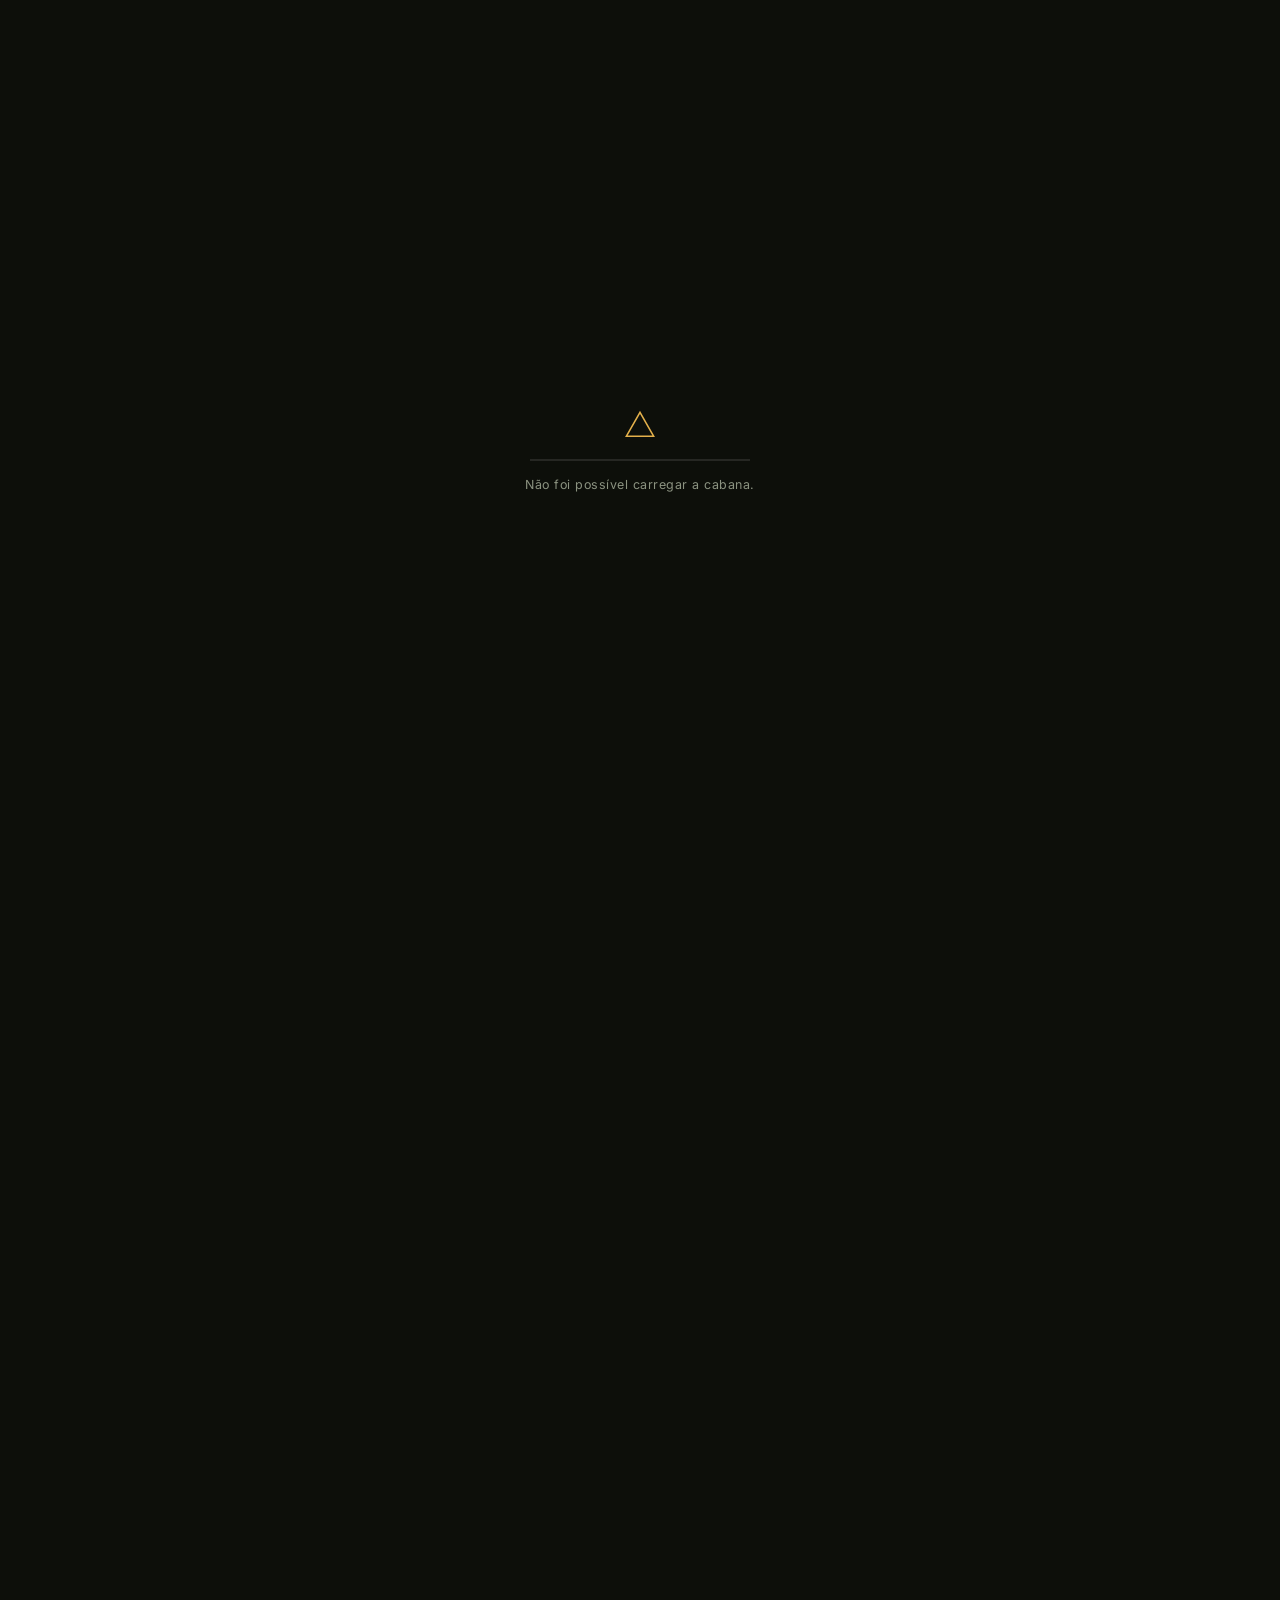
<file: index.html>
<!DOCTYPE html>
<html lang="pt">
<head>
<meta charset="UTF-8">
<meta name="viewport" content="width=device-width, initial-scale=1.0">
<title>Pinhal Cabin — Um voo pela cabana</title>
<link rel="preconnect" href="https://fonts.googleapis.com">
<link href="https://fonts.googleapis.com/css2?family=Fraunces:opsz,wght@9..144,400;9..144,500;9..144,600&family=Inter:wght@400;500;600&display=swap" rel="stylesheet">
<link rel="stylesheet" href="style.css?v=30">
</head>
<body>

<!-- LOADER -->
<div id="loader">
  <div class="loader-inner">
    <svg width="34" height="34" viewBox="0 0 30 30" fill="none"><path d="M15 3 L27 24 H3 Z" stroke="#e3b04b" stroke-width="1.4"/></svg>
    <div class="loader-bar"><div class="loader-fill" id="loaderFill"></div></div>
    <span id="loaderPct">A carregar a cabana… 0%</span>
  </div>
</div>

<!-- FLOATING OPTIONS BAR -->
<header class="site-bar">
  <div class="brand">
    <svg width="28" height="28" viewBox="0 0 30 30" fill="none"><path d="M15 3 L27 24 H3 Z" stroke="#e3b04b" stroke-width="1.4"/></svg>
    <span>PINHAL<br><small>Cabin</small></span>
  </div>
  <nav>
    <a href="reservar.html">Reservar</a>
    <a href="#comodos">Cômodos</a>
    <a href="#localizacao">Localização</a>
  </nav>
</header>

<!-- SCROLL-SCRUBBED VIDEO EXPERIENCE -->
<section id="scrollVideo">
  <div class="scrub-sticky">
    <img id="heroStill" src="images/hero-open.jpg" alt="Cabana A-Frame na floresta" fetchpriority="high" decoding="async">
    <video id="scrubVideo" muted playsinline preload="auto" disablepictureinpicture></video>
    <div class="scrub-vignette"></div>

    <!-- scroll hint -->
    <div class="scroll-hint" id="scrollHint">
      <span>role para explorar</span>
      <div class="hint-line"><i></i></div>
    </div>

    <!-- synced content panels -->
    <div class="panel panel-left is-on" data-start="0.00" data-end="0.16">
      <div class="eyebrow">Floresta, refúgio privado</div>
      <h1>Cabana A-Frame<br>na Floresta</h1>
      <p>Um recanto de madeira e vidro entre as árvores. Role a página para voar por dentro dela.</p>
    </div>

    <div class="panel panel-right" data-start="0.20" data-end="0.50">
      <div class="eyebrow">Por dentro</div>
      <h2>Sala, cozinha e<br>jantar integrados</h2>
      <p>Um único espaço aberto sob vigas de madeira à vista, com janelas do chão ao teto emoldurando a floresta em todas as direções.</p>
    </div>

    <div class="panel panel-left" data-start="0.54" data-end="0.66">
      <div class="eyebrow">Detalhes</div>
      <h2>Casa de banho em<br>pedra e madeira</h2>
      <p>Acabamentos naturais, box em vidro e bancada em madeira maciça.</p>
    </div>

    <div class="panel panel-center" data-start="0.80" data-end="1.00">
      <div class="eyebrow">Pronto para reservar?</div>
      <h2>A sua estadia<br>começa aqui</h2>
      <div class="price-tag">a partir de <b>€165</b> / noite</div>
      <a href="reservar.html" class="btn">Ver disponibilidade →</a>
    </div>
  </div>
</section>

<!-- BOOKING -->
<section class="section-forest" id="reservar">
  <div class="stay">
    <img class="stay-bg" src="images/living_wide_hd.jpg" alt="Sala de estar da cabana" loading="lazy">
    <div class="stay-text">
      <div class="eyebrow">O seu fim de semana no bosque</div>
      <h2>Uma pausa entre pinheiros</h2>
    </div>
    <div class="stay-panel">
      <div>
        <div class="stay-price">€165 <span>/ noite</span></div>
        <ul class="stay-list">
          <li><span class="li-ico">👥</span> 2–6 hóspedes</li>
          <li><span class="li-ico">🛏️</span> 2 quartos · 1 loft</li>
          <li><span class="li-ico">🕒</span> Check-in a partir das 15:00 · Check-out até às 11:00</li>
          <li><span class="li-ico">✨</span> Ideal para desconexão digital e fins de semana a dois</li>
        </ul>
      </div>
      <a href="reservar.html" class="btn">Escolher datas →</a>
    </div>
  </div>
</section>

<!-- ROOMS -->
<section class="section-light" id="comodos">
  <div class="rooms-head">
    <div>
      <div class="eyebrow">Por dentro</div>
      <h2>Cada cômodo, pensado<br>para o descanso</h2>
    </div>
    <p>Madeira à vista, tectos em duas águas e janelas do chão ao teto — a floresta entra em cada divisão da cabana.</p>
  </div>
  <div class="rooms-grid">
    <div class="room-card room-tall"><img src="images/exterior_dusk.jpg" alt="Exterior ao entardecer" loading="lazy"><span class="room-label">🏡 Exterior</span></div>
    <div class="room-card room-wide"><img src="images/kitchen_living_1.jpg" alt="Cozinha aberta" loading="lazy"><span class="room-label">🍳 Cozinha</span></div>
    <div class="room-card"><img src="images/living_tv.jpg" alt="Sala de estar" loading="lazy"><span class="room-label">🛋️ Sala</span></div>
    <div class="room-card"><img src="images/dining.jpg" alt="Sala de jantar" loading="lazy"><span class="room-label">🍽️ Jantar</span></div>
    <div class="room-card"><img src="images/bedroom.jpg" alt="Quarto principal" loading="lazy"><span class="room-label">🛏️ Quarto</span></div>
    <div class="room-card"><img src="images/bathroom.jpg" alt="Casa de banho" loading="lazy"><span class="room-label">🚿 Casa de banho</span></div>
    <div class="room-card"><img src="images/deck_lounge.jpg" alt="Deck com estar exterior" loading="lazy"><span class="room-label">🌲 Deck</span></div>
    <div class="room-card"><img src="images/loft_view.jpg" alt="Loft" loading="lazy"><span class="room-label">🪜 Loft</span></div>
  </div>
</section>

<!-- LOCATION -->
<section class="section-light" id="localizacao">
  <div class="loc-grid">
    <div class="loc-copy">
      <div class="eyebrow">Como chegar</div>
      <h2>Localização e arredores</h2>
      <p class="desc">Escondida entre os pinheiros, a poucos minutos da estrada principal — perto o suficiente para chegar sem esforço, longe o suficiente para desligar de tudo.</p>
    </div>
    <figure class="loc-map" tabindex="0" aria-label="Passe o rato para ver a rota até à cabana">
      <img src="images/map-route.jpg?v=2" alt="Vista aérea da cabana na floresta" loading="lazy">
      <svg class="loc-route" viewBox="0 0 1536 1024" preserveAspectRatio="xMidYMid slice" aria-hidden="true">
        <defs>
          <filter id="routeGlow" x="-30%" y="-30%" width="160%" height="160%">
            <feGaussianBlur stdDeviation="5" result="blur"/>
            <feMerge>
              <feMergeNode in="blur"/>
              <feMergeNode in="SourceGraphic"/>
            </feMerge>
          </filter>
        </defs>
        <path class="route-line" pathLength="1" fill="none" d="M1329 1008 C1312 987 1294 960 1279 944 C1264 928 1259 921 1238 912 C1217 903 1197 893 1154 888 C1111 883 1029 885 980 884 C931 883 887 886 858 880 C829 874 824 861 806 848 C788 835 765 815 751 800 C737 785 728 771 721 760 C714 749 735 745 706 736 C677 727 590 716 548 704 C506 692 487 677 456 664"/>
        <circle class="route-tracer" r="7" fill="#e3b04b"/>
        <g class="route-start">
          <circle cx="1329" cy="1008" r="8" fill="#e3b04b"/>
        </g>
        <g class="route-pin">
          <circle cx="456" cy="664" r="22" fill="none" stroke="#e3b04b" stroke-width="2"/>
          <circle cx="456" cy="664" r="6" fill="#e3b04b"/>
        </g>
      </svg>
    </figure>
  </div>
</section>

<footer>
  <div class="brand">
    <svg width="24" height="24" viewBox="0 0 30 30" fill="none"><path d="M15 3 L27 24 H3 Z" stroke="#e3b04b" stroke-width="1.4"/></svg>
    <span>PINHAL<br><small>Cabin</small></span>
  </div>
  <span class="copy">© 2026 Pinhal Cabin. Todos os direitos reservados.</span>
</footer>

<script src="script.js?v=30"></script>
</body>
</html>
</file>
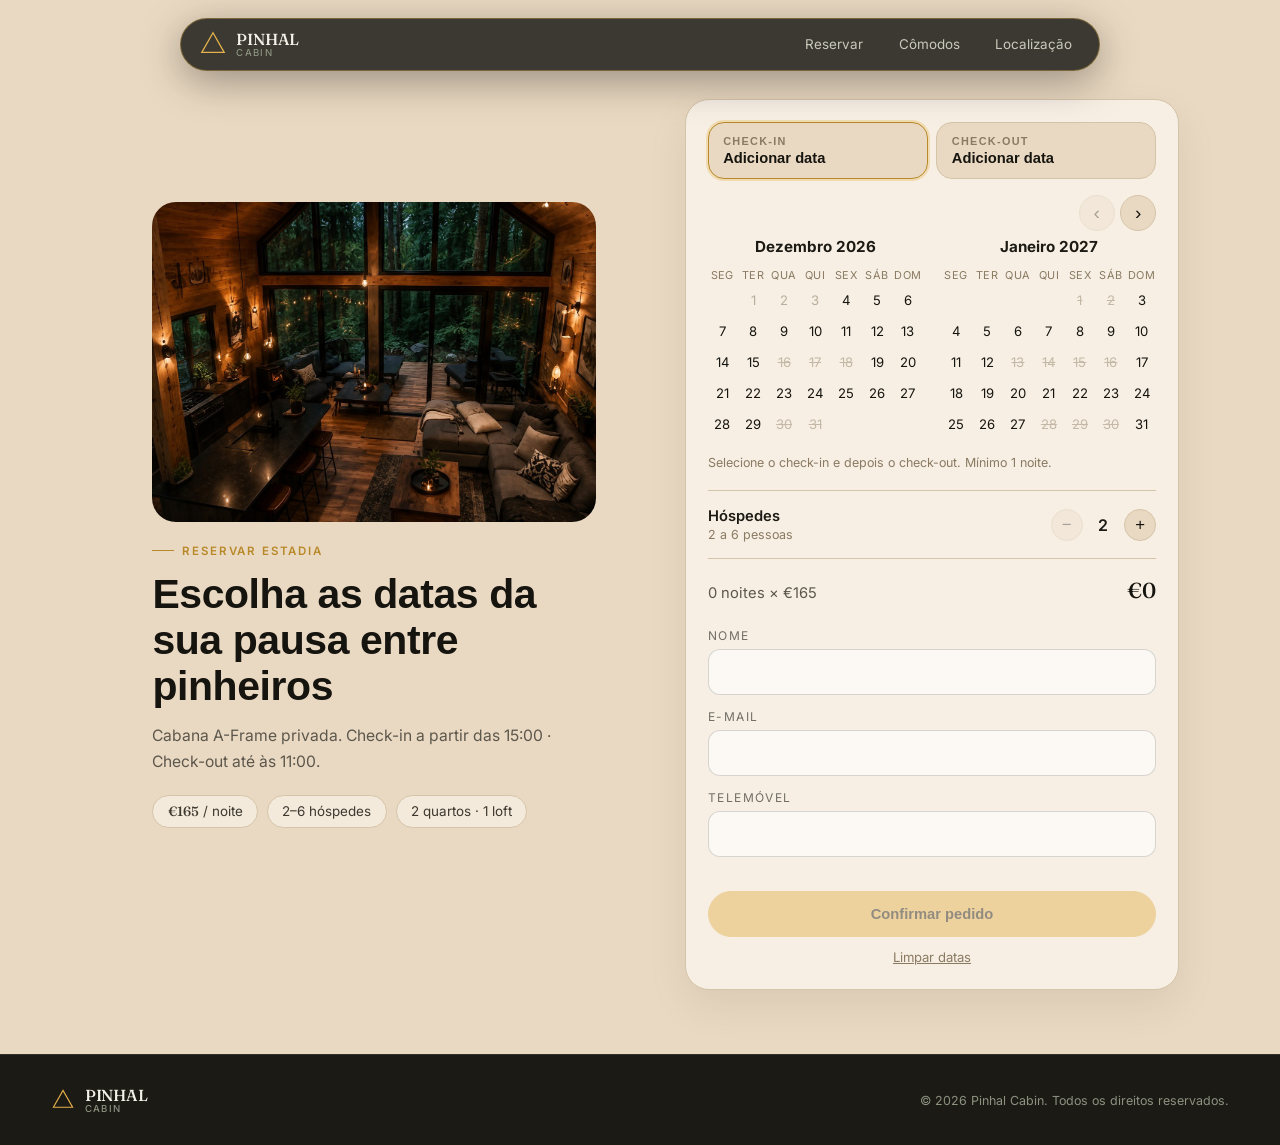
<file: reservar.html>
<!DOCTYPE html>
<html lang="pt">
<head>
<meta charset="UTF-8">
<meta name="viewport" content="width=device-width, initial-scale=1.0">
<title>Reservar — Pinhal Cabin</title>
<link rel="preconnect" href="https://fonts.googleapis.com">
<link href="https://fonts.googleapis.com/css2?family=Fraunces:opsz,wght@9..144,400;9..144,500;9..144,600&family=Inter:wght@400;500;600&display=swap" rel="stylesheet">
<link rel="stylesheet" href="style.css?v=30">
</head>
<body class="book-body">

<header class="site-bar">
  <a class="brand" href="index.html">
    <svg width="28" height="28" viewBox="0 0 30 30" fill="none"><path d="M15 3 L27 24 H3 Z" stroke="#e3b04b" stroke-width="1.4"/></svg>
    <span>PINHAL<br><small>Cabin</small></span>
  </a>
  <nav>
    <a href="reservar.html" aria-current="page">Reservar</a>
    <a href="index.html#comodos">Cômodos</a>
    <a href="index.html#localizacao">Localização</a>
  </nav>
</header>

<main class="book-page">
  <section class="book-hero">
    <div class="book-photo">
      <img src="images/living_wide_hd.jpg" alt="Sala de estar da cabana">
    </div>
    <div class="book-intro">
      <div class="eyebrow">Reservar estadia</div>
      <h1>Escolha as datas da sua pausa entre pinheiros</h1>
      <p class="desc">Cabana A-Frame privada. Check-in a partir das 15:00 · Check-out até às 11:00.</p>
      <ul class="book-facts">
        <li><span>€165</span> / noite</li>
        <li>2–6 hóspedes</li>
        <li>2 quartos · 1 loft</li>
      </ul>
    </div>
  </section>

  <aside class="book-card" id="bookCard">
    <div id="bookFlow">
      <div class="book-dates-row">
        <button type="button" class="book-date-field is-active" data-field="in">
          <span>Check-in</span>
          <strong id="labelIn">Adicionar data</strong>
        </button>
        <button type="button" class="book-date-field" data-field="out">
          <span>Check-out</span>
          <strong id="labelOut">Adicionar data</strong>
        </button>
      </div>

      <div class="cal-nav">
        <button type="button" class="cal-arrow" id="calPrev" aria-label="Mês anterior">‹</button>
        <button type="button" class="cal-arrow" id="calNext" aria-label="Mês seguinte">›</button>
      </div>
      <div class="cal-months" id="calMonths"></div>
      <p class="cal-hint" id="calHint">Selecione o check-in e depois o check-out. Mínimo 1 noite.</p>

      <div class="guest-row">
        <div>
          <div class="guest-label">Hóspedes</div>
          <div class="guest-sub">2 a 6 pessoas</div>
        </div>
        <div class="guest-step">
          <button type="button" id="guestMinus" aria-label="Menos hóspedes">−</button>
          <span id="guestCount">2</span>
          <button type="button" id="guestPlus" aria-label="Mais hóspedes">+</button>
        </div>
      </div>

      <div class="book-summary" id="bookSummary" hidden>
        <div><span id="sumNights">0 noites</span> × €165</div>
        <strong id="sumTotal">€0</strong>
      </div>

      <div class="book-contact">
        <label for="bookName">Nome</label>
        <input id="bookName" type="text" autocomplete="name">

        <label for="bookEmail">E-mail</label>
        <input id="bookEmail" type="email" autocomplete="email">

        <label for="bookPhone">Telemóvel</label>
        <input id="bookPhone" type="tel" autocomplete="tel">

      <p id="bookError" role="alert" hidden></p>
    </div>
      <button type="button" class="btn book-submit" id="bookSubmit" disabled>Confirmar pedido</button>
      <button type="button" class="book-clear" id="bookClear">Limpar datas</button>
    </div>

    <div class="book-success" id="bookSuccess" hidden>
      <div class="eyebrow">Pedido enviado</div>
      <h2>A sua estadia está pedida</h2>
      <p class="desc" id="successCopy"></p>
      <a href="index.html" class="btn">Voltar à cabana →</a>
      <button type="button" class="book-clear" id="bookAgain">Fazer outro pedido</button>
    </div>
  </aside>
</main>

<footer>
  <a class="brand" href="index.html">
    <svg width="24" height="24" viewBox="0 0 30 30" fill="none"><path d="M15 3 L27 24 H3 Z" stroke="#e3b04b" stroke-width="1.4"/></svg>
    <span>PINHAL<br><small>Cabin</small></span>
  </a>
  <span class="copy">© 2026 Pinhal Cabin. Todos os direitos reservados.</span>
</footer>

<script src="booking.js"></script>
</body>
</html>
</file>
<file: style.css>
:root{
  --bg-0:#0d0f0a;
  --bg-1:#141a10;
  --cream:#ead9c2;
  --ink-0:#f4f1e8;
  --ink-1:#c9cabb;
  --ink-2:#8b9280;
  --gold:#e3b04b;
  --gold-dim:#e3b04b33;
  --line:#ffffff1a;
  --radius:2px;
}
*{box-sizing:border-box;margin:0;padding:0;}
html{scroll-behavior:auto;}
body{
  background:var(--bg-0);color:var(--ink-0);
  font-family:'Inter',sans-serif;-webkit-font-smoothing:antialiased;overflow-x:hidden;
}
h1,h2{font-family:Helvetica,'Helvetica Neue',Arial,sans-serif;font-weight:600;letter-spacing:-0.01em;}
.brand{font-family:'Fraunces',serif;font-weight:500;letter-spacing:-0.01em;}
a{color:inherit;text-decoration:none;}
img{display:block;max-width:100%;}
.eyebrow{
  text-transform:uppercase;font-size:.72rem;letter-spacing:.16em;color:var(--gold);
  font-weight:600;display:flex;align-items:center;gap:.5rem;margin-bottom:.9rem;
}
.eyebrow::before{content:'';width:22px;height:1px;background:var(--gold);display:inline-block;}
.btn{
  display:inline-flex;align-items:center;gap:.5rem;background:var(--gold);color:#1a1608;
  font-weight:600;font-size:.92rem;padding:.9rem 1.6rem;border-radius:999px;
  border:1px solid var(--gold);transition:.25s ease;margin-top:1.4rem;
}
.btn:hover{background:transparent;color:var(--gold);}

/* LOADER */
#loader{
  position:fixed;inset:0;background:var(--bg-0);z-index:999;
  display:flex;align-items:center;justify-content:center;transition:opacity .6s ease;
}
#loader.hidden{opacity:0;pointer-events:none;}
.loader-inner{display:flex;flex-direction:column;align-items:center;gap:1rem;}
.loader-bar{width:220px;height:2px;background:var(--line);position:relative;}
.loader-fill{position:absolute;left:0;top:0;height:100%;width:0%;background:var(--gold);transition:width .1s linear;}
#loader span{font-size:.78rem;color:var(--ink-2);letter-spacing:.04em;}

/* HEADER */
.site-bar{
  position:fixed;top:1.1rem;left:50%;transform:translateX(-50%);
  z-index:60;width:calc(100% - 2.2rem);max-width:920px;
  display:flex;align-items:center;justify-content:space-between;gap:1.2rem;
  padding:.55rem .7rem .55rem 1.1rem;
  background:rgba(10,12,8,.78);
  border:1px solid rgba(227,176,75,.38);
  border-radius:999px;
  box-shadow:0 10px 40px rgba(0,0,0,.35);
}
.brand{display:flex;align-items:center;gap:.6rem;font-size:1rem;line-height:1.05;flex-shrink:0;}
.brand small{display:block;font-family:'Inter';font-weight:500;font-size:.6rem;letter-spacing:.14em;color:var(--ink-2);text-transform:uppercase;}
nav{display:flex;align-items:center;gap:.2rem;font-size:.84rem;color:var(--ink-1);}
nav a{
  padding:.55rem 1rem;border-radius:999px;transition:color .2s ease, background .2s ease;
}
nav a:hover{color:var(--gold);background:var(--gold-dim);}
@media(max-width:760px){
  .site-bar{padding:.45rem .45rem .45rem .9rem;width:calc(100% - 1.4rem);top:.8rem;}
  nav{gap:0;font-size:.75rem;}
  nav a{padding:.45rem .62rem;}
}

/* SCROLL VIDEO — full viewport, no section padding */
#scrollVideo{
  position:relative;
  height:380vh;
  padding:0;
  margin:0;
  width:100%;
}
.scrub-sticky{
  position:sticky;top:0;left:0;
  width:100vw;height:100vh;height:100dvh;
  margin-left:calc(50% - 50vw);
  overflow:hidden;background:#050604;
  contain:paint;
}
#heroStill,
#scrubVideo{
  position:absolute;top:0;left:0;
  width:100%;height:100%;
  display:block;max-width:none;
  object-fit:cover;
  object-position:center 42%;
  transform:scale(1.38);
  transform-origin:center center;
  pointer-events:none;
}
#heroStill{
  z-index:2;
  image-rendering:auto;
}
#scrubVideo{
  z-index:1;opacity:0;
}
.scrub-vignette{display:none;}
.scroll-hint{
  position:absolute;bottom:2.2rem;left:50%;transform:translateX(-50%);
  display:flex;flex-direction:column;align-items:center;gap:.6rem;
  font-size:.72rem;letter-spacing:.14em;text-transform:uppercase;color:var(--ink-1);
  transition:opacity .4s ease;z-index:5;
}
.hint-line{width:1px;height:34px;background:var(--line);position:relative;overflow:hidden;}
.hint-line i{position:absolute;top:-100%;left:0;width:100%;height:100%;background:var(--gold);animation:hintMove 1.6s ease-in-out infinite;}
@keyframes hintMove{ 0%{top:-100%;} 60%{top:100%;} 100%{top:100%;} }

.panel{
  position:absolute;top:50%;transform:translateY(-50%);max-width:460px;
  padding:0 clamp(1.2rem,4vw,3.5rem);opacity:0;pointer-events:none;z-index:4;
}
.panel.is-on{opacity:1;pointer-events:auto;}
.panel h1{font-size:clamp(2.2rem,4.6vw,3.6rem);line-height:1.05;margin-bottom:1rem;}
.panel h2{font-size:clamp(1.7rem,3.2vw,2.4rem);line-height:1.1;margin-bottom:1rem;}
.panel p{color:var(--ink-1);font-size:1rem;line-height:1.6;}
.panel-left{left:0;}
.panel-right{right:0;text-align:left;}
.panel-center{left:50%;transform:translate(-50%,-50%);text-align:center;max-width:520px;}
.panel-center .eyebrow{justify-content:center;}
.panel-center .eyebrow::before{display:none;}
.price-tag{font-size:.92rem;color:var(--ink-1);margin-top:.6rem;}
.price-tag b{font-family:'Fraunces';font-size:1.3rem;font-weight:500;color:var(--ink-0);}

.section-forest,
.section-light,
footer{
  content-visibility:auto;
  contain-intrinsic-size:auto 700px;
}
section:not(#scrollVideo){padding:clamp(4rem,8vw,7rem) clamp(1.2rem,4vw,3.5rem);}
.section-forest{background:var(--cream);}
.section-light{
  background:var(--cream);
  color:#1c1a14;
}
.section-light .eyebrow{color:#b8892a;}
.section-light .eyebrow::before{background:#b8892a;}
.section-light h2{color:#16140f;}
.section-light p,
.section-light .desc,
.section-light .rooms-head p{color:#5c574c;}
.section-light .loc-map{border-color:#d4c4a8;background:var(--cream);}
.section-light .loc-map img{filter:none;}
.section-light .loc-map:hover img,
.section-light .loc-map:focus-visible img{filter:brightness(.82);}

.stay{
  position:relative;border-radius:28px;overflow:hidden;
  display:grid;grid-template-columns:1.15fr 1fr;min-height:520px;
  align-items:stretch;
}
.stay::after{
  content:'';position:absolute;inset:0;pointer-events:none;z-index:1;
  background:linear-gradient(to right, rgba(8,9,6,.45) 0%, transparent 48%, rgba(8,9,6,.25) 100%);
}
.stay-bg{
  position:absolute;inset:0;width:100%;height:100%;object-fit:cover;object-position:center 42%;
  max-width:none;image-rendering:auto;
}
.stay-text{position:relative;z-index:2;align-self:end;padding:2.4rem;max-width:28rem;}
.stay-text h2{font-size:clamp(1.7rem,2.6vw,2.3rem);}
.stay-panel{
  position:relative;z-index:2;margin:1.15rem;
  background:rgba(12,14,10,.62);padding:2.2rem;
  display:flex;flex-direction:column;justify-content:space-between;
  border:1px solid rgba(255,255,255,.14);border-radius:22px;
}
.stay-price{font-family:'Fraunces';font-size:1.7rem;font-weight:500;}
.stay-price span{font-family:'Inter';font-size:.85rem;color:var(--ink-2);font-weight:400;}
.stay-list{margin:1.6rem 0;display:flex;flex-direction:column;gap:.9rem;list-style:none;}
.stay-list li{display:flex;align-items:center;gap:.7rem;font-size:.9rem;color:var(--ink-1);}

.rooms-head{display:flex;justify-content:space-between;align-items:flex-end;margin-bottom:2.6rem;flex-wrap:wrap;gap:1.2rem;}
.rooms-head h2{font-size:clamp(2rem,3.4vw,2.8rem);}
.rooms-head p{color:var(--ink-1);max-width:380px;font-size:.94rem;line-height:1.6;}
.rooms-grid{display:grid;grid-template-columns:repeat(4,1fr);grid-auto-rows:190px;gap:.7rem;}
.room-card{position:relative;overflow:hidden;border-radius:18px;min-height:0;height:100%;}
.room-card img{
  position:absolute;inset:0;width:100%;height:100%;max-width:none;
  object-fit:cover;transition:transform .5s ease;
}
.room-card:hover img{transform:scale(1.06);}
.room-card::after{content:'';position:absolute;inset:0;background:linear-gradient(to top, rgba(8,9,6,.72) 0%, transparent 55%);}
.room-label{position:absolute;bottom:.8rem;left:.9rem;z-index:2;font-size:.82rem;font-weight:600;}
.room-tall{grid-row:span 2;}
.room-wide{grid-column:span 2;}

.loc-grid{display:grid;grid-template-columns:.9fr 1.1fr;gap:clamp(2rem,5vw,4rem);align-items:start;}
.loc-copy{padding-top:0;}
.loc-copy .eyebrow{margin-top:.15rem;margin-bottom:.75rem;}
.loc-grid h2{font-size:clamp(2rem,3.2vw,2.6rem);margin-bottom:.8rem;}
.desc{color:var(--ink-1);line-height:1.7;font-size:.98rem;}
.loc-map{
  position:relative;margin:0;border-radius:20px;overflow:hidden;
  border:1px solid var(--line);cursor:pointer;outline:none;
}
.loc-map:focus-visible{box-shadow:0 0 0 2px #e3b04b;}
.loc-map img{width:100%;height:auto;display:block;filter:saturate(.9) brightness(.92);transition:filter .5s ease;}
.loc-route{position:absolute;inset:0;width:100%;height:100%;pointer-events:none;}
.route-line{
  stroke:#e3b04b;stroke-width:11;stroke-linecap:round;stroke-linejoin:round;
  stroke-dasharray:1;stroke-dashoffset:1;
  filter:url(#routeGlow);
  transition:stroke-dashoffset 2.4s cubic-bezier(.45,.05,.2,1);
}
.route-tracer{
  opacity:0;offset-rotate:0deg;
  offset-path:path("M1329 1008 C1312 987 1294 960 1279 944 C1264 928 1259 921 1238 912 C1217 903 1197 893 1154 888 C1111 883 1029 885 980 884 C931 883 887 886 858 880 C829 874 824 861 806 848 C788 835 765 815 751 800 C737 785 728 771 721 760 C714 749 735 745 706 736 C677 727 590 716 548 704 C506 692 487 677 456 664");
  offset-distance:0%;
  transition:offset-distance 2.4s cubic-bezier(.45,.05,.2,1), opacity .25s ease;
}
.route-start{opacity:0;transition:opacity .25s ease;}
.route-pin{opacity:0;transform-origin:456px 664px;transition:opacity .45s ease 1.9s;}
.loc-map:hover img,
.loc-map:focus-visible img{filter:saturate(.8) brightness(.68);}
.loc-map:hover .route-line,
.loc-map:focus-visible .route-line{stroke-dashoffset:0;}
.loc-map:hover .route-tracer,
.loc-map:focus-visible .route-tracer{opacity:1;offset-distance:100%;}
.loc-map:hover .route-start,
.loc-map:focus-visible .route-start{opacity:1;}
.loc-map:hover .route-pin,
.loc-map:focus-visible .route-pin{opacity:1;}
@media (prefers-reduced-motion:reduce){
  .route-line,.route-tracer,.route-pin,.route-start{transition:none;}
  .loc-map:hover .route-line{stroke-dashoffset:0;}
  .loc-map:hover .route-tracer{opacity:1;offset-distance:100%;}
}

footer{
  background:var(--bg-1);border-top:1px solid var(--line);padding:2rem clamp(1.2rem,4vw,3.5rem);
  display:flex;align-items:center;justify-content:space-between;flex-wrap:wrap;gap:1rem;
}
.copy{font-size:.78rem;color:var(--ink-2);}

@media(max-width:900px){
  .panel{max-width:88%;}
  .panel-right{right:0;}
  .stay{grid-template-columns:1fr;}
  .stay-panel{margin:0 1.15rem 1.15rem;}
  .rooms-grid{grid-template-columns:repeat(2,1fr);grid-auto-rows:160px;}
  .loc-grid{grid-template-columns:1fr;}
}

/* BOOKING PAGE */
.book-body{background:var(--cream);color:#1c1a14;}
.book-body .site-bar{color:var(--ink-0);}
.book-body .eyebrow{color:#b8892a;}
.book-body .eyebrow::before{background:#b8892a;}
.book-body h1,.book-body h2{color:#16140f;}
.book-body .desc{color:#5c574c;}
.book-body .btn:hover{color:#b8892a;border-color:#b8892a;background:transparent;}
.book-body footer{background:#1c1a14;color:var(--ink-0);}
.book-page{
  display:grid;grid-template-columns:1.05fr .95fr;gap:clamp(1.4rem,3vw,2.4rem);
  align-items:start;max-width:1180px;margin:0 auto;
  padding:6.2rem clamp(1.2rem,4vw,3.5rem) 4rem;
}
.book-hero{display:flex;flex-direction:column;gap:1.4rem;}
.book-photo{border-radius:24px;overflow:hidden;min-height:320px;background:#1c1a14;}
.book-photo img{width:100%;height:100%;min-height:320px;object-fit:cover;max-width:none;}
.book-intro h1{font-size:clamp(1.8rem,3.2vw,2.6rem);line-height:1.12;margin-bottom:.8rem;}
.book-facts{
  display:flex;flex-wrap:wrap;gap:.55rem;list-style:none;margin-top:1.2rem;
}
.book-facts li{
  padding:.45rem .9rem;border-radius:999px;background:#f4eadc;
  border:1px solid #d4c4a8;font-size:.84rem;color:#3d392f;
}
.book-facts span{font-family:'Fraunces',serif;font-weight:500;}
.book-card{
  background:#f7efe4;border:1px solid #d4c4a8;border-radius:24px;padding:1.35rem 1.35rem 1.5rem;
  box-shadow:0 16px 40px rgba(40,30,16,.08);
}
.book-dates-row{display:grid;grid-template-columns:1fr 1fr;gap:.55rem;margin-bottom:1rem;}
.book-date-field{
  text-align:left;background:#ead9c2;border:1px solid #d4c4a8;border-radius:16px;
  padding:.75rem .9rem;cursor:pointer;color:#16140f;
}
.book-date-field span{
  display:block;font-size:.68rem;letter-spacing:.12em;text-transform:uppercase;
  color:#8a7a62;font-weight:600;margin-bottom:.2rem;
}
.book-date-field strong{font-size:.92rem;font-weight:600;}
.book-date-field.is-active{border-color:#b8892a;box-shadow:0 0 0 2px #e3b04b55;}
.cal-nav{
  display:flex;justify-content:flex-end;gap:.35rem;margin-bottom:.4rem;
}
.cal-arrow{
  width:36px;height:36px;border-radius:999px;border:1px solid #d4c4a8;
  background:#ead9c2;color:#16140f;font-size:1.2rem;cursor:pointer;line-height:1;
}
.cal-arrow:hover{border-color:#b8892a;color:#b8892a;}
.cal-arrow:disabled{opacity:.35;cursor:default;}
.cal-months{display:grid;grid-template-columns:1fr 1fr;gap:1.2rem;}
.cal-month h3{font-size:.95rem;margin-bottom:.7rem;text-align:center;}
.cal-week{
  display:grid;grid-template-columns:repeat(7,1fr);gap:2px;
  font-size:.68rem;color:#8a7a62;text-transform:uppercase;letter-spacing:.04em;
  text-align:center;margin-bottom:.25rem;
}
.cal-grid{display:grid;grid-template-columns:repeat(7,1fr);gap:2px;}
.cal-day{
  aspect-ratio:1;border:0;background:transparent;border-radius:999px;
  font-size:.82rem;color:#16140f;cursor:pointer;font-family:inherit;
}
.cal-day:hover:not(:disabled):not(.is-blocked){background:#e3b04b33;}
.cal-day.is-muted,.cal-day:disabled{color:#b9ae9c;cursor:default;}
.cal-day.is-blocked{color:#c4b8a6;text-decoration:line-through;cursor:not-allowed;}
.cal-day.is-in,.cal-day.is-out{background:var(--gold);color:#1a1608;font-weight:600;}
.cal-day.is-range{background:#e3b04b44;border-radius:0;}
.cal-day.is-in{border-radius:999px 0 0 999px;}
.cal-day.is-out{border-radius:0 999px 999px 0;}
.cal-day.is-in.is-out{border-radius:999px;}
.cal-hint{font-size:.78rem;color:#8a7a62;margin:1rem 0 1.1rem;line-height:1.45;}
.guest-row{
  display:flex;align-items:center;justify-content:space-between;
  padding:1rem 0;border-top:1px solid #d4c4a8;border-bottom:1px solid #d4c4a8;
}
.guest-label{font-weight:600;font-size:.92rem;}
.guest-sub{font-size:.78rem;color:#8a7a62;margin-top:.15rem;}
.guest-step{display:flex;align-items:center;gap:.7rem;}
.guest-step button{
  width:32px;height:32px;border-radius:999px;border:1px solid #d4c4a8;
  background:#ead9c2;cursor:pointer;font-size:1.05rem;color:#16140f;
}
.guest-step button:disabled{opacity:.35;cursor:default;}
.guest-step span{min-width:1.2rem;text-align:center;font-weight:600;}
.book-summary{
  display:flex;justify-content:space-between;align-items:baseline;
  margin-top:1.1rem;font-size:.92rem;color:#5c574c;
}
.book-summary strong{font-family:'Fraunces',serif;font-size:1.35rem;color:#16140f;font-weight:500;}
.book-submit{width:100%;justify-content:center;margin-top:1.1rem;}
.book-submit:disabled{opacity:.45;cursor:not-allowed;pointer-events:none;}
.book-clear{
  display:block;width:100%;margin-top:.7rem;background:none;border:0;
  color:#8a7a62;font-size:.82rem;cursor:pointer;text-decoration:underline;font-family:inherit;
}
.book-success h2{font-size:1.6rem;margin-bottom:.7rem;}
.book-success .btn{width:100%;justify-content:center;}

@media(max-width:900px){
  .book-page{grid-template-columns:1fr;padding-top:5.5rem;}
  .cal-months{grid-template-columns:1fr;}
  .cal-month:last-child{display:none;}
  .book-photo,.book-photo img{min-height:240px;}
}

/* Campos de contacto da reserva (INC0001042) */
.book-contact {
  display: grid;
  gap: 6px;
  margin: 16px 0;
  width: 100%;
}
.book-contact label {
  font-size: 12px;
  letter-spacing: 0.12em;
  text-transform: uppercase;
  opacity: 0.6;
  margin-top: 8px;
}
.book-contact input {
  width: 100%;
  padding: 12px 14px;
  border: 1px solid rgba(0, 0, 0, 0.15);
  border-radius: 12px;
  background: rgba(255, 255, 255, 0.6);
  font: inherit;
  box-sizing: border-box;
}
.book-contact input:focus {
  outline: none;
  border-color: #c9a45c;
}
#bookError {
  color: #b3261e;
  font-size: 14px;
  margin: 4px 0 0;
}
</file>
